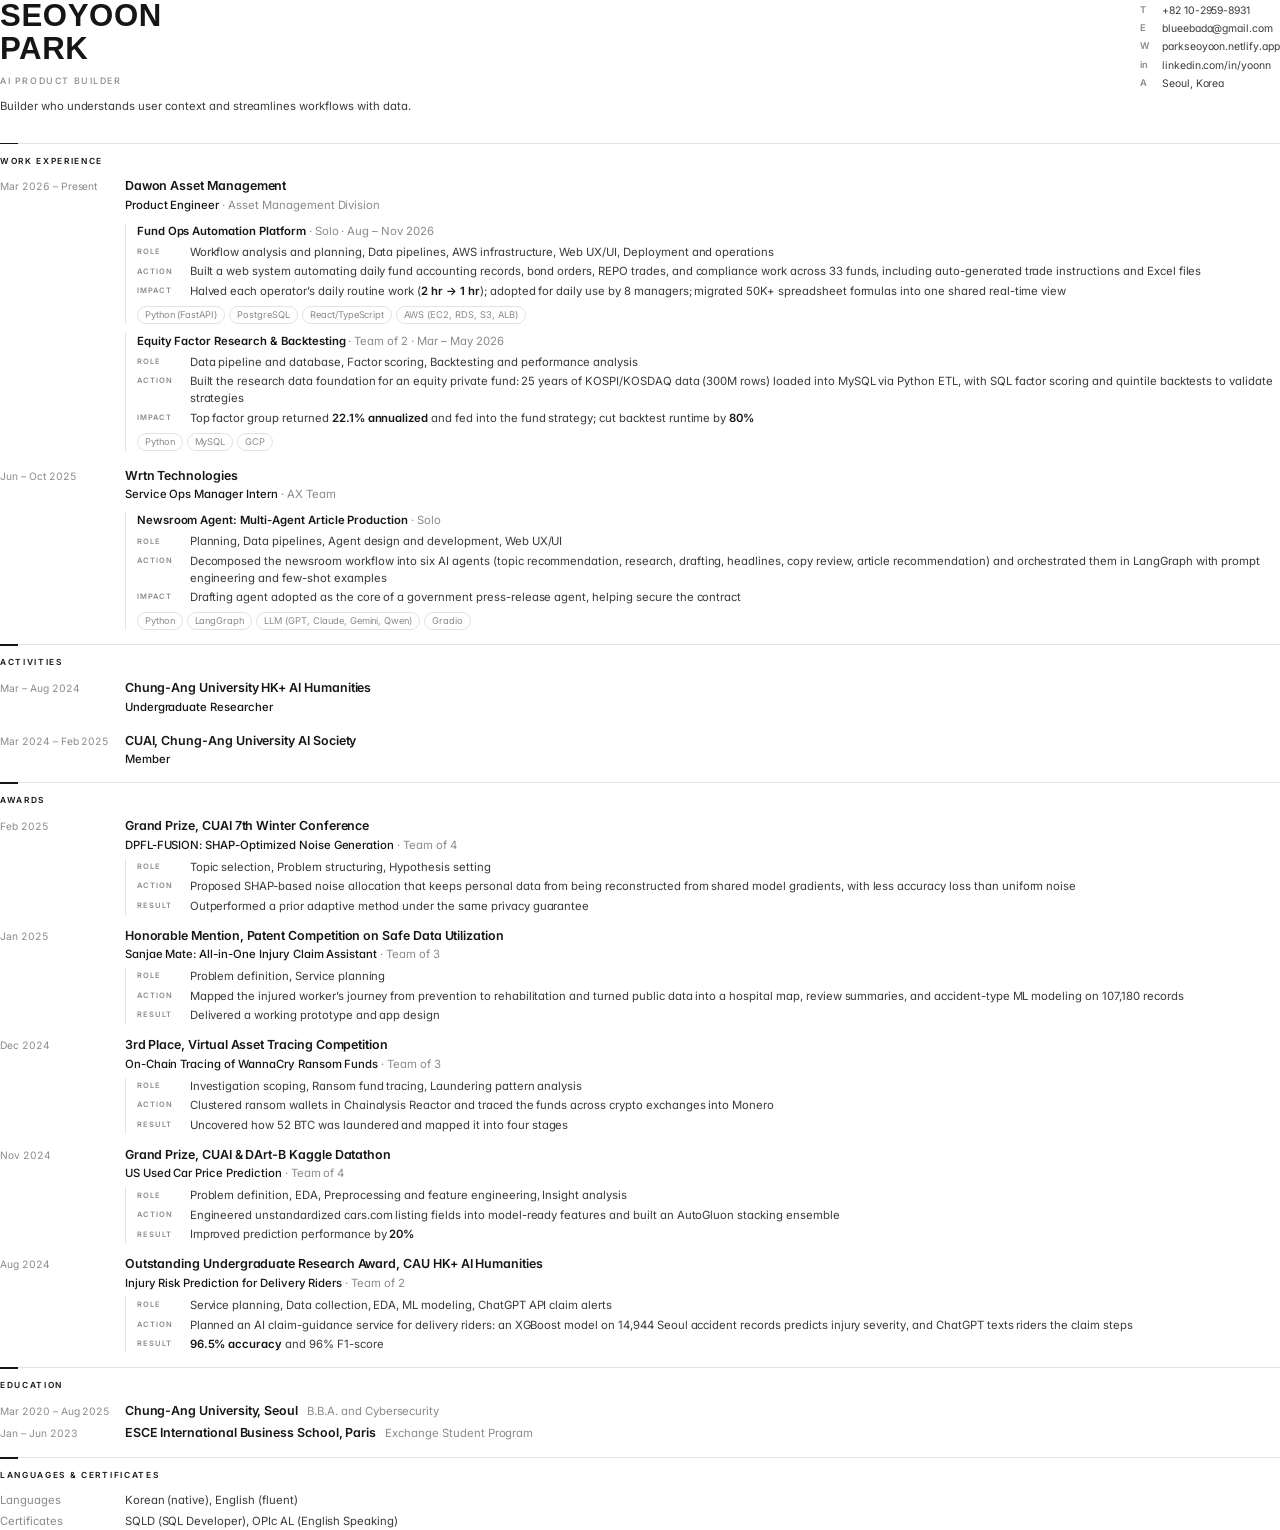
<file: resume/resume.html>
<!doctype html>
<!-- generated by build.sh: edit content.html or style.css instead -->
<html lang="en"><head><meta charset="UTF-8"><title>Seoyoon Park | Résumé</title>
<link href="https://fonts.googleapis.com/css2?family=Inter:wght@400;500;600&display=swap" rel="stylesheet">
<style>
/* shared reset for every résumé design */
* { box-sizing: border-box; }
body { margin: 0; -webkit-print-color-adjust: exact; }
h1, h2, h3, p, ul, dl, dd { margin: 0; }
ul { padding: 0; list-style: none; }
a { color: inherit; text-decoration: none; }
i { font-style: normal; }
.entry { break-inside: avoid; }
h2 { break-after: avoid; }
.org-head + .project { break-before: avoid; }
.project, .activities .org-block { break-inside: avoid; }
/* Minimal résumé: Inter, one ink colour in three strengths, hairline rules,
   a date column on the left and content on the right. */
@page { size: A4; margin: 13mm 17mm 12mm; }
:root {
    --ink: #161616;      /* names, headings, key figures */
    --body: #3b3b3b;     /* running text */
    --muted: #8b8b8b;    /* dates, labels, secondary info */
    --rule: #e3e3e3;     /* hairlines */
    --col: 33mm;         /* date column */
    /* type scale: every heading of the same rank uses the same size */
    --t1: 1.1rem;        /* entry titles: organisation, award, school */
    --t2: 1rem;          /* sub-titles: position, project, award project line */
    --t-meta: 0.9rem;    /* dates */
    --t-small: 0.88rem;  /* tech stack */
}
html { font-size: 8.5pt; }
body {
    font-family: "Inter", "Helvetica Neue", Helvetica, Arial, sans-serif;
    font-feature-settings: "cv11";
    color: var(--body);
    line-height: 1.5;
    letter-spacing: -0.003em;
    -webkit-font-smoothing: antialiased;
}
b { font-weight: 600; color: var(--ink); }

/* ---- header ---- */
header { display: flex; justify-content: space-between; align-items: flex-start; padding-bottom: 14px; }
h1 { font-family: "Helvetica Neue", Helvetica, Arial, sans-serif; font-size: 2.75rem; line-height: 1.05; font-weight: 700; letter-spacing: 0.02em; text-transform: uppercase; color: var(--ink); }
h1 span { display: block; }
.role { margin-top: 9px; font-size: 0.78rem; font-weight: 500; letter-spacing: 0.18em; text-transform: uppercase; color: var(--muted); }
.about { margin-top: 10px; max-width: 115mm; font-size: 1rem; color: var(--body); }
.contact { padding-top: 2px; font-size: 0.92rem; color: var(--body); }
.contact li { display: flex; gap: 9px; line-height: 1.75; }
.contact i { width: 13px; font-size: 0.82rem; font-weight: 600; color: var(--muted); }

/* ---- sections: hairline with a short ink accent, small spaced label ---- */
section { position: relative; margin-top: 14px; padding-top: 11px; border-top: 1px solid var(--rule); }
section::before { content: ""; position: absolute; left: 0; top: -1px; width: 18px; height: 1.5px; background: var(--ink); }
h2 { margin-bottom: 10px; font-size: 0.74rem; font-weight: 600; letter-spacing: 0.2em; text-transform: uppercase; color: var(--ink); }

/* ---- organisation blocks (work experience, activities) ---- */
.org-block { display: grid; grid-template-columns: var(--col) 1fr; }
.org-block + .org-block { margin-top: 16px; }
.period { grid-column: 1; grid-row: 1; padding-top: 2px; font-size: var(--t-meta); color: var(--muted); white-space: nowrap; }
.org-head { grid-column: 2; }
/* capitals are kept for labels (name, role, section headings, Role/Action/Impact);
   every content title (organisation, award, school, project) stays in title case */
h3, h3.org-name { font-size: var(--t1); font-weight: 600; letter-spacing: -0.005em; color: var(--ink); }
.position, .awards .entry .sub { margin-top: 1px; font-size: var(--t2); font-weight: 500; color: var(--ink); }
.position span, .awards .entry .sub span { font-weight: 400; color: var(--muted); }

/* projects hang under their organisation, marked by a hairline */
.project { grid-column: 2; margin-top: 9px; padding-left: 11px; border-left: 1px solid var(--rule); }
.project h4 { margin: 0; font-size: var(--t2); font-weight: 600; color: var(--ink); }
.project h4 span { font-weight: 400; color: var(--muted); }

/* Role / Action / Impact: quiet label column, text beside it */
.project ul, .entry ul { margin-top: 4px; }
.entry ul { grid-area: body; }
/* tabular figures only where dates line up; elsewhere they widen hyphens */
.period, .when { font-feature-settings: "tnum"; }
li { position: relative; }
.project li, .entry li { display: grid; grid-template-columns: 14mm 1fr; }
.project li + li, .entry li + li { margin-top: 2.5px; }
.project li i, .entry li i { padding-top: 0.28em; font-size: 0.66rem; font-weight: 600; letter-spacing: 0.14em; text-transform: uppercase; color: var(--muted); }
.stack { display: flex; flex-wrap: wrap; gap: 4px; margin-top: 6px; }
/* tech stack as quiet outline chips, echoing the tags on the portfolio site */
.stack span { padding: 1px 7px 1.5px; border: 1px solid var(--rule); border-radius: 999px; font-size: 0.82rem; line-height: 1.45; color: var(--muted); white-space: nowrap; }

/* ---- awards: detailed entries and one-line entries ---- */
.entry { display: grid; grid-template-columns: var(--col) 1fr; grid-template-areas: "when title" ". sub" ". body" ". stack"; }
.when { grid-area: when; padding-top: 2px; font-size: var(--t-meta); color: var(--muted); white-space: nowrap; }
h3 { grid-area: title; }
.sub { grid-area: sub; color: var(--muted); }
.org { color: inherit; }
.org + .meta::before { content: "\00a0\00b7\00a0"; }
.entry .stack { grid-area: stack; }
.awards .entry + .entry { margin-top: 12px; }
.awards .entry ul { margin-left: 0; padding-left: 11px; border-left: 1px solid var(--rule); margin-top: 5px; }

/* one-line rows: awards without detail, education */
.education .entry, .awards .entry:not(.detail) { grid-template-columns: var(--col) auto 1fr; grid-template-areas: "when title sub"; align-items: baseline; }
.education .entry + .entry, .awards .entry:not(.detail) + .entry:not(.detail) { margin-top: 4px; }
.education .sub, .awards .entry:not(.detail) .sub { padding-left: 9px; }

/* ---- skills ---- */
.skills dl { display: grid; grid-template-columns: var(--col) 1fr; row-gap: 4px; }
.skills dt { color: var(--muted); }

.skills, .education { break-inside: avoid; }
</style></head><body>
<!-- Résumé content. Edit here (look: resume/style.css), then run resume/build.sh. -->
<header>
    <div class="id">
        <h1>Seoyoon <span>Park</span></h1>
        <p class="role">AI Product Builder</p>
        <p class="about">Builder who understands user context and streamlines workflows with data.</p>
    </div>
    <ul class="contact">
        <li><i title="Phone">T</i>+82 10-2959-8931</li>
        <li><i title="Email">E</i><a href="mailto:blueebada@gmail.com">blueebada@gmail.com</a></li>
        <li><i title="Portfolio">W</i><a href="https://parkseoyoon.netlify.app/">parkseoyoon.netlify.app</a></li>
        <li><i title="LinkedIn">in</i><a href="https://www.linkedin.com/in/yoonn/">linkedin.com/in/yoonn</a></li>
        <li><i title="Location">A</i>Seoul, Korea</li>
    </ul>
</header>

<div class="main">

<section class="experience">
    <h2>Work Experience</h2>
    <article class="org-block">
        <p class="period">Mar 2026 &ndash; Present</p>
        <div class="org-head">
            <h3 class="org-name">Dawon Asset Management</h3>
            <p class="position">Product Engineer <span>&middot; Asset Management Division</span></p>
        </div>
        <div class="project">
            <h4>Fund Ops Automation Platform <span>&middot; Solo &middot; Aug &ndash; Nov 2026</span></h4>
            <ul>
                <li><i>Role</i><span>Workflow analysis and planning, Data pipelines, AWS infrastructure, Web UX/UI, Deployment and operations</span></li>
                <li><i>Action</i><span>Built a web system automating daily fund accounting records, bond orders, REPO trades, and compliance work across 33 funds, including auto-generated trade instructions and Excel files</span></li>
                <li><i>Impact</i><span>Halved each operator&rsquo;s daily routine work (<b>2 hr &rarr; 1 hr</b>); adopted for daily use by 8 managers; migrated 50K+ spreadsheet formulas into one shared real-time view</span></li>
            </ul>
            <p class="stack"><span>Python (FastAPI)</span><span>PostgreSQL</span><span>React/TypeScript</span><span>AWS (EC2, RDS, S3, ALB)</span></p>
        </div>
        <div class="project">
            <h4>Equity Factor Research &amp; Backtesting <span>&middot; Team of 2 &middot; Mar &ndash; May 2026</span></h4>
            <ul>
                <li><i>Role</i><span>Data pipeline and database, Factor scoring, Backtesting and performance analysis</span></li>
                <li><i>Action</i><span>Built the research data foundation for an equity private fund: 25 years of KOSPI/KOSDAQ data (300M rows) loaded into MySQL via Python ETL, with SQL factor scoring and quintile backtests to validate strategies</span></li>
                <li><i>Impact</i><span>Top factor group returned <b>22.1% annualized</b> and fed into the fund strategy; cut backtest runtime by <b>80%</b></span></li>
            </ul>
            <p class="stack"><span>Python</span><span>MySQL</span><span>GCP</span></p>
        </div>
    </article>
    <article class="org-block">
        <p class="period">Jun &ndash; Oct 2025</p>
        <div class="org-head">
            <h3 class="org-name">Wrtn Technologies</h3>
            <p class="position">Service Ops Manager Intern <span>&middot; AX Team</span></p>
        </div>
        <div class="project">
            <h4>Newsroom Agent: Multi-Agent Article Production <span>&middot; Solo</span></h4>
            <ul>
                <li><i>Role</i><span>Planning, Data pipelines, Agent design and development, Web UX/UI</span></li>
                <li><i>Action</i><span>Decomposed the newsroom workflow into six AI agents (topic recommendation, research, drafting, headlines, copy review, article recommendation) and orchestrated them in LangGraph with prompt engineering and few-shot examples</span></li>
                <li><i>Impact</i><span>Drafting agent adopted as the core of a government press-release agent, helping secure the contract</span></li>
            </ul>
            <p class="stack"><span>Python</span><span>LangGraph</span><span>LLM (GPT, Claude, Gemini, Qwen)</span><span>Gradio</span></p>
        </div>
    </article>
</section>

<section class="activities">
    <h2>Activities</h2>
    <article class="org-block">
        <p class="period">Mar &ndash; Aug 2024</p>
        <div class="org-head">
            <h3 class="org-name">Chung-Ang University HK+ AI Humanities</h3>
            <p class="position">Undergraduate Researcher</p>
        </div>
    </article>
    <article class="org-block">
        <p class="period">Mar 2024 &ndash; Feb 2025</p>
        <div class="org-head">
            <h3 class="org-name">CUAI, Chung-Ang University AI Society</h3>
            <p class="position">Member</p>
        </div>
    </article>
</section>

<section class="awards">
    <h2>Awards</h2>
    <div class="list">
        <article class="entry detail">
            <h3>Grand Prize, CUAI 7th Winter Conference</h3>
            <p class="sub">DPFL-FUSION: SHAP-Optimized Noise Generation <span>&middot; Team of 4</span></p>
            <p class="when">Feb 2025</p>
            <ul>
                <li><i>Role</i><span>Topic selection, Problem structuring, Hypothesis setting</span></li>
                <li><i>Action</i><span>Proposed SHAP-based noise allocation that keeps personal data from being reconstructed from shared model gradients, with less accuracy loss than uniform noise</span></li>
                <li><i>Result</i><span>Outperformed a prior adaptive method under the same privacy guarantee</span></li>
            </ul>
        </article>
        <article class="entry detail">
            <h3>Honorable Mention, Patent Competition on Safe Data Utilization</h3>
            <p class="sub">Sanjae Mate: All-in-One Injury Claim Assistant <span>&middot; Team of 3</span></p>
            <p class="when">Jan 2025</p>
            <ul>
                <li><i>Role</i><span>Problem definition, Service planning</span></li>
                <li><i>Action</i><span>Mapped the injured worker&rsquo;s journey from prevention to rehabilitation and turned public data into a hospital map, review summaries, and accident-type ML modeling on 107,180 records</span></li>
                <li><i>Result</i><span>Delivered a working prototype and app design</span></li>
            </ul>
        </article>
        <article class="entry detail">
            <h3>3rd Place, Virtual Asset Tracing Competition</h3>
            <p class="sub">On-Chain Tracing of WannaCry Ransom Funds <span>&middot; Team of 3</span></p>
            <p class="when">Dec 2024</p>
            <ul>
                <li><i>Role</i><span>Investigation scoping, Ransom fund tracing, Laundering pattern analysis</span></li>
                <li><i>Action</i><span>Clustered ransom wallets in Chainalysis Reactor and traced the funds across crypto exchanges into Monero</span></li>
                <li><i>Result</i><span>Uncovered how 52 BTC was laundered and mapped it into four stages</span></li>
            </ul>
        </article>
        <article class="entry detail">
            <h3>Grand Prize, CUAI &amp; DArt-B Kaggle Datathon</h3>
            <p class="sub">US Used Car Price Prediction <span>&middot; Team of 4</span></p>
            <p class="when">Nov 2024</p>
            <ul>
                <li><i>Role</i><span>Problem definition, EDA, Preprocessing and feature engineering, Insight analysis</span></li>
                <li><i>Action</i><span>Engineered unstandardized cars.com listing fields into model-ready features and built an AutoGluon stacking ensemble</span></li>
                <li><i>Result</i><span>Improved prediction performance by <b>20%</b></span></li>
            </ul>
        </article>
        <article class="entry detail">
            <h3>Outstanding Undergraduate Research Award, CAU HK+ AI Humanities</h3>
            <p class="sub">Injury Risk Prediction for Delivery Riders <span>&middot; Team of 2</span></p>
            <p class="when">Aug 2024</p>
            <ul>
                <li><i>Role</i><span>Service planning, Data collection, EDA, ML modeling, ChatGPT API claim alerts</span></li>
                <li><i>Action</i><span>Planned an AI claim-guidance service for delivery riders: an XGBoost model on 14,944 Seoul accident records predicts injury severity, and ChatGPT texts riders the claim steps</span></li>
                <li><i>Result</i><span><b>96.5% accuracy</b> and 96% F1-score</span></li>
            </ul>
        </article>
    </div>
</section>

</div>

<div class="side">

<section class="education">
    <h2>Education</h2>
    <div class="list">
        <article class="entry">
            <h3>Chung-Ang University, Seoul</h3>
            <p class="sub"><span class="org">B.B.A. and Cybersecurity</span></p>
            <p class="when">Mar 2020 &ndash; Aug 2025</p>
        </article>
        <article class="entry">
            <h3>ESCE International Business School, Paris</h3>
            <p class="sub"><span class="org">Exchange Student Program</span></p>
            <p class="when">Jan &ndash; Jun 2023</p>
        </article>
    </div>
</section>

<section class="skills">
    <h2>Languages &amp; Certificates</h2>
    <dl class="skills">
        <dt>Languages</dt><dd>Korean (native), English (fluent)</dd>
        <dt>Certificates</dt><dd>SQLD (SQL Developer), OPIc AL (English Speaking)</dd>
    </dl>
</section>


</div>
</body></html>
</file>
